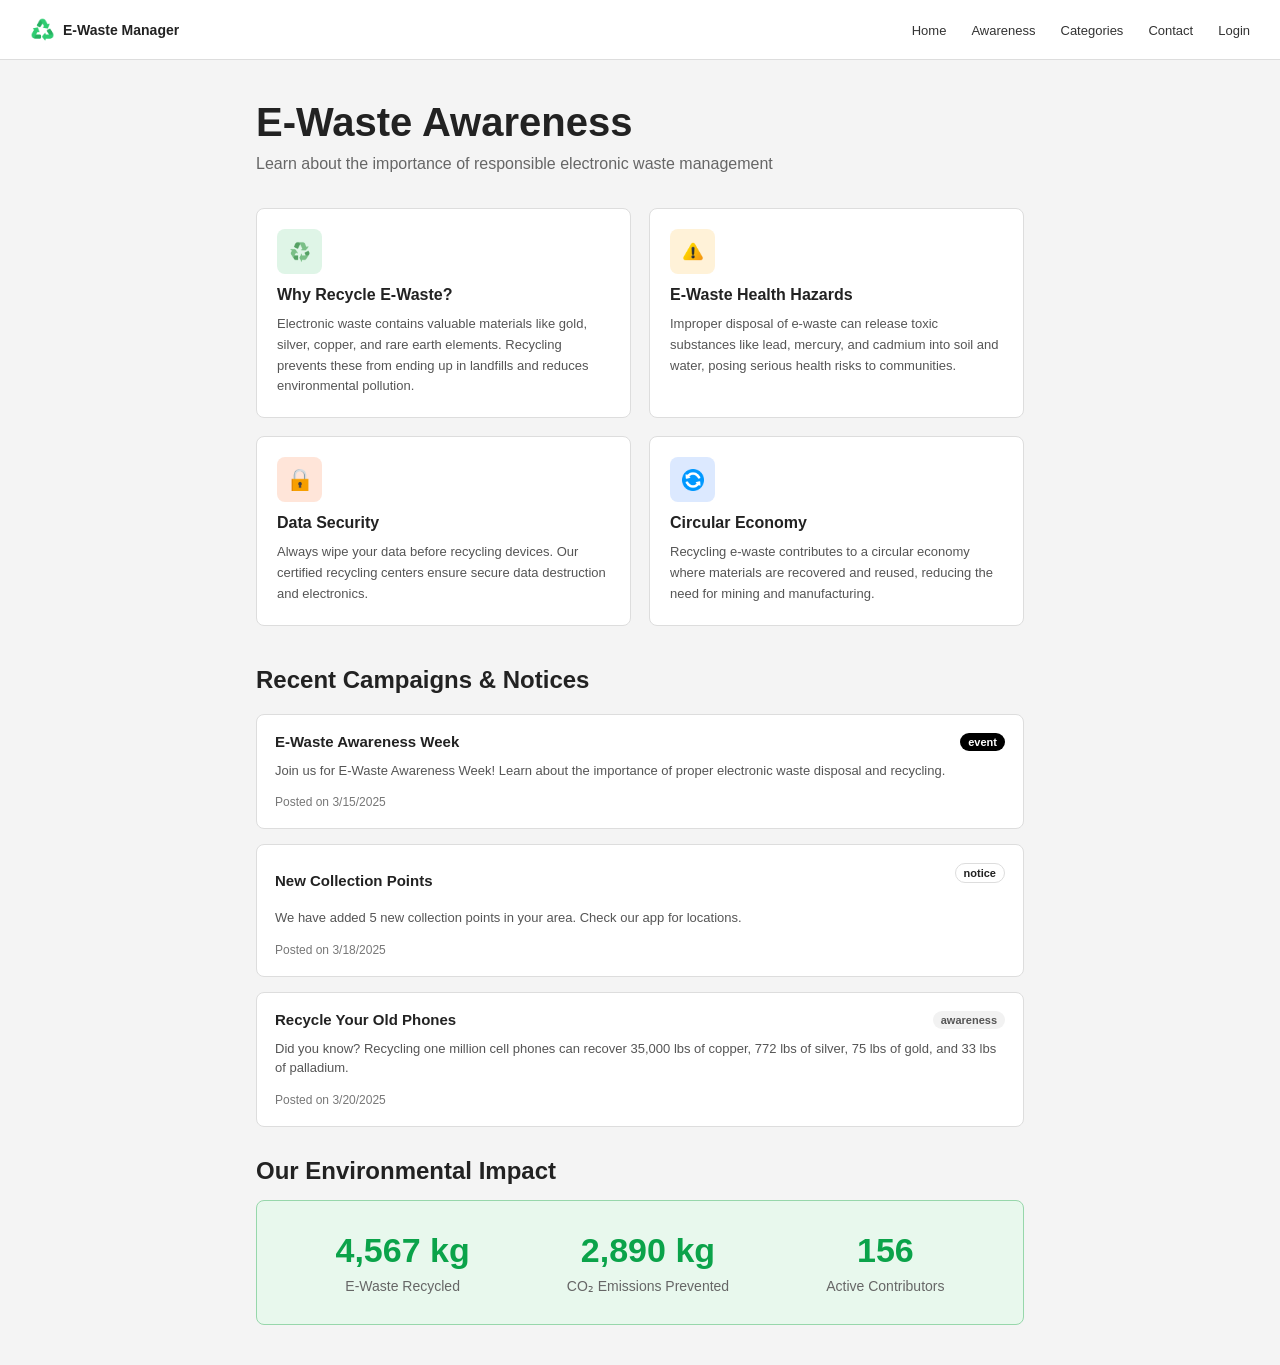
<file: index.html>
<!DOCTYPE html>
<html lang="en">
<head>
  <meta charset="UTF-8" />
  <meta name="viewport" content="width=device-width, initial-scale=1.0"/>
  <title>E-Waste Manager</title>

  
  <link rel="stylesheet"
    href="https://cdnjs.cloudflare.com/ajax/libs/font-awesome/6.5.1/css/all.min.css"/>

  <link rel="stylesheet" href="style.css"/>
</head>
<body>

  
  <header class="navbar">
    <div class="logo">
     <img src="logo.png" alt="Logo">
      <span>E-Waste Manager</span>
    </div>

    <nav>
      <ul class="nav-links">
        <li><a href="#">Home</a></li>
        <li><a href="#">Awareness</a></li>
        <li><a href="#">Categories</a></li>
        <li><a href="#">Contact</a></li>
        <li><a href="#">Login</a></li>
      </ul>
    </nav>
  </header>

 
  <main class="container">

    
    <section class="hero">
      <h1>E-Waste Awareness</h1>
      <p>
        Learn about the importance of responsible electronic waste management
      </p>
    </section>

    
    <section class="cards">

      <div class="card">
        <div class="icon recycle">
           <img src="recycle.png" alt="Recycle Icon">
        </div>

        <h3>Why Recycle E-Waste?</h3>

        <p>
          Electronic waste contains valuable materials like gold,
          silver, copper, and rare earth elements. Recycling
          prevents these from ending up in landfills and reduces
          environmental pollution.
        </p>
      </div>

      <div class="card">
        <div class="icon warning">
           <img src="warning.png" alt="Warning Icon">
        </div>

        <h3>E-Waste Health Hazards</h3>

        <p>
          Improper disposal of e-waste can release toxic
          substances like lead, mercury, and cadmium into soil
          and water, posing serious health risks to communities.
        </p>
      </div>

      <div class="card">
        <div class="icon lock">
           <img src="lock.png" alt="Lock Icon">
        </div>

        <h3>Data Security</h3>

        <p>
          Always wipe your data before recycling devices. Our
          certified recycling centers ensure secure data
          destruction and electronics.
        </p>
      </div>

      <div class="card">
        <div class="icon economy">
            <img src="refresh.png" alt="Economy Icon">
        </div>

        <h3>Circular Economy</h3>

        <p>
          Recycling e-waste contributes to a circular economy
          where materials are recovered and reused, reducing
          the need for mining and manufacturing.
        </p>
      </div>

    </section>

   
    <section class="campaigns">

      <h2>Recent Campaigns & Notices</h2>

      <div class="notice">
        <div class="notice-top">
          <h4>E-Waste Awareness Week</h4>
          <span class="tag event">event</span>
        </div>

        <p>
          Join us for E-Waste Awareness Week! Learn about the importance of proper electronic waste disposal and recycling.
        </p>

        <small>Posted on 3/15/2025</small>
      </div>

      <div class="notice">
        <div class="notice-top">
          <h4>New Collection Points</h4>
          <span class="tag notice">notice</span>
        </div>

        <p>
          We have added 5 new collection points in your area. Check our app for locations.
        </p>

        <small>Posted on 3/18/2025</small>
      </div>

      <div class="notice">
        <div class="notice-top">
          <h4>Recycle Your Old Phones</h4>
          <span class="tag awareness">awareness</span>
        </div>

        <p>
          Did you know? Recycling one million cell phones can recover 35,000 lbs of copper, 772 lbs of silver, 75 lbs of gold, and 33 lbs of palladium.
        </p>

        <small>Posted on 3/20/2025</small>
      </div>

    </section>

  
    <section class="impact">

      <h2>Our Environmental Impact</h2>

      <div class="impact-box">

        <div class="impact-item">
          <h3>4,567 kg</h3>
          <p>E-Waste Recycled</p>
        </div>

        <div class="impact-item">
          <h3>2,890 kg</h3>
          <p>CO₂ Emissions Prevented</p>
        </div>

        <div class="impact-item">
          <h3>156</h3>
          <p>Active Contributors</p>
        </div>

      </div>

    </section>

  </main>

</body>
</html>
</file>
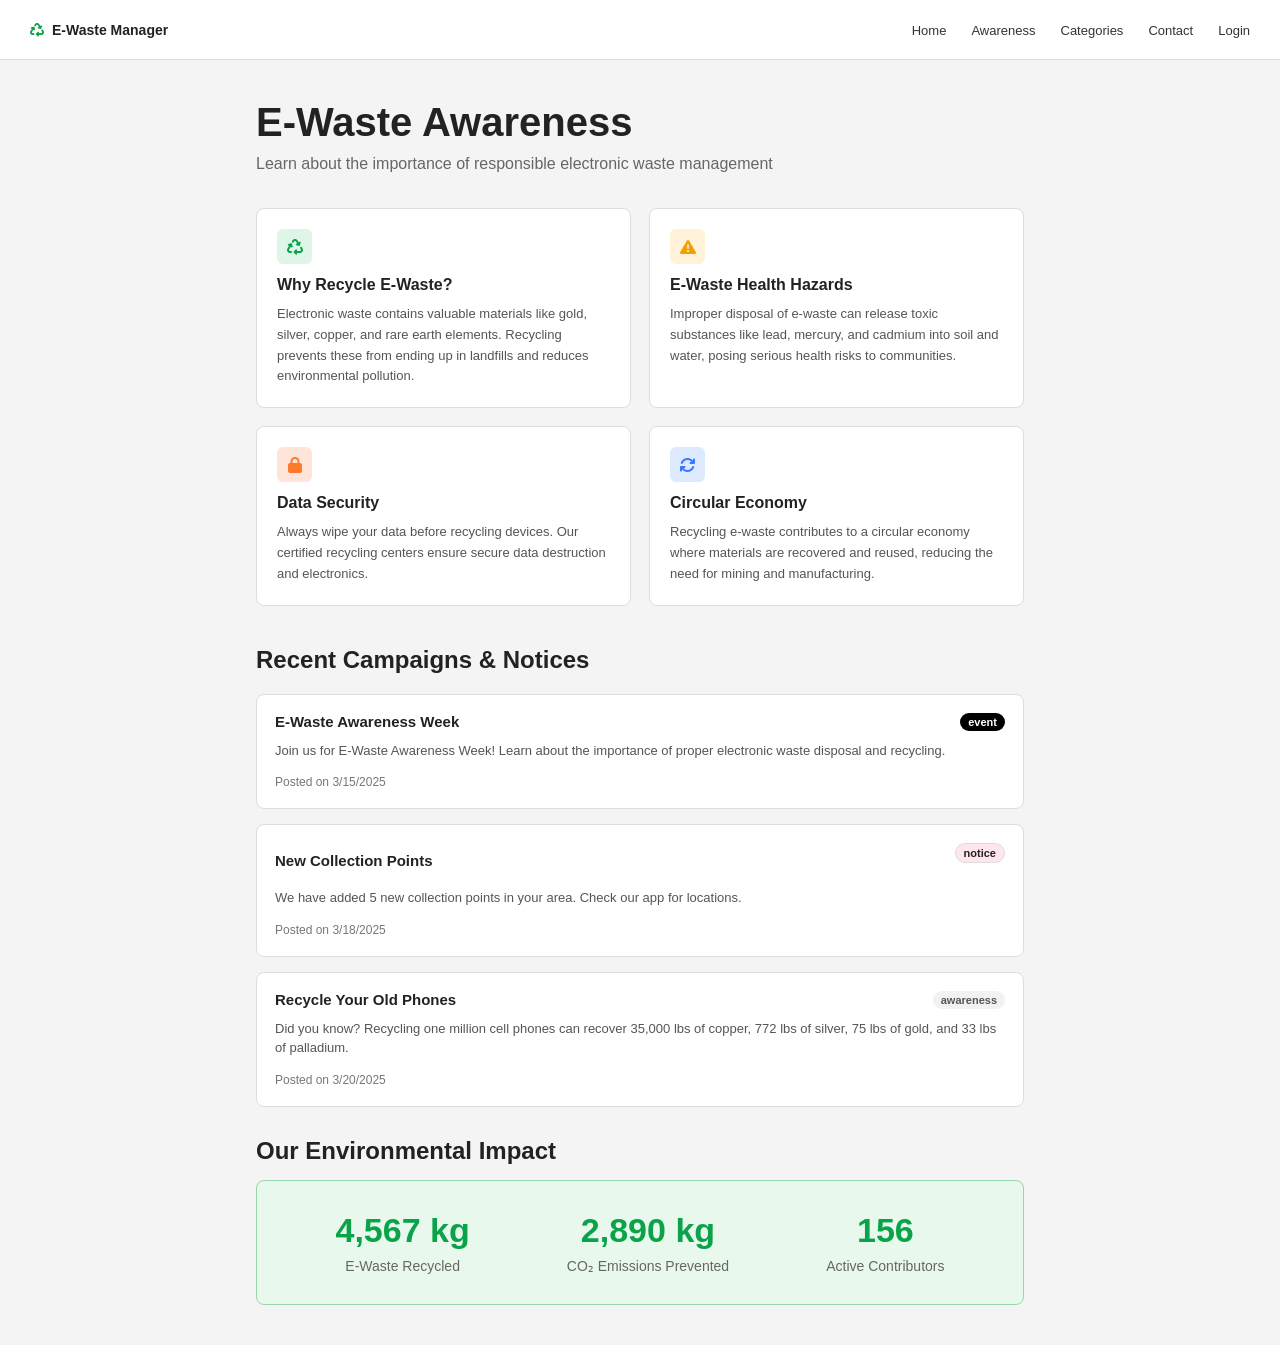
<file: awarness.html>
<!DOCTYPE html>
<html lang="en">
<head>
  <meta charset="UTF-8" />
  <meta name="viewport" content="width=device-width, initial-scale=1.0"/>
  <title>E-Waste Manager</title>

  
  <link rel="stylesheet"
    href="https://cdnjs.cloudflare.com/ajax/libs/font-awesome/6.5.1/css/all.min.css"/>

  <link rel="stylesheet" href="awarness.css"/>
</head>
<body>

  
  <header class="navbar">
    <div class="logo">
      <i class="fa-solid fa-recycle"></i>
      <span>E-Waste Manager</span>
    </div>

    <nav>
      <ul class="nav-links">
        <li><a href="#">Home</a></li>
        <li><a href="#">Awareness</a></li>
        <li><a href="#">Categories</a></li>
        <li><a href="#">Contact</a></li>
        <li><a href="#">Login</a></li>
      </ul>
    </nav>
  </header>

 
  <main class="container">

    
    <section class="hero">
      <h1>E-Waste Awareness</h1>
      <p>
        Learn about the importance of responsible electronic waste management
      </p>
    </section>

    
    <section class="cards">

      <div class="card">
        <div class="icon recycle">
          <i class="fa-solid fa-recycle"></i>
        </div>

        <h3>Why Recycle E-Waste?</h3>

        <p>
          Electronic waste contains valuable materials like gold,
          silver, copper, and rare earth elements. Recycling
          prevents these from ending up in landfills and reduces
          environmental pollution.
        </p>
      </div>

      <div class="card">
        <div class="icon warning">
          <i class="fa-solid fa-triangle-exclamation"></i>
        </div>

        <h3>E-Waste Health Hazards</h3>

        <p>
          Improper disposal of e-waste can release toxic
          substances like lead, mercury, and cadmium into soil
          and water, posing serious health risks to communities.
        </p>
      </div>

      <div class="card">
        <div class="icon lock">
          <i class="fa-solid fa-lock"></i>
        </div>

        <h3>Data Security</h3>

        <p>
          Always wipe your data before recycling devices. Our
          certified recycling centers ensure secure data
          destruction and electronics.
        </p>
      </div>

      <div class="card">
        <div class="icon economy">
          <i class="fa-solid fa-arrows-rotate"></i>
        </div>

        <h3>Circular Economy</h3>

        <p>
          Recycling e-waste contributes to a circular economy
          where materials are recovered and reused, reducing
          the need for mining and manufacturing.
        </p>
      </div>

    </section>

   
    <section class="campaigns">

      <h2>Recent Campaigns & Notices</h2>

      <div class="notice">
        <div class="notice-top">
          <h4>E-Waste Awareness Week</h4>
          <span class="tag event">event</span>
        </div>

        <p>
          Join us for E-Waste Awareness Week! Learn about the importance of proper electronic waste disposal and recycling.
        </p>

        <small>Posted on 3/15/2025</small>
      </div>

      <div class="notice">
        <div class="notice-top">
          <h4>New Collection Points</h4>
          <span class="tag notice">notice</span>
        </div>

        <p>
          We have added 5 new collection points in your area. Check our app for locations.
        </p>

        <small>Posted on 3/18/2025</small>
      </div>

      <div class="notice">
        <div class="notice-top">
          <h4>Recycle Your Old Phones</h4>
          <span class="tag awareness">awareness</span>
        </div>

        <p>
          Did you know? Recycling one million cell phones can recover 35,000 lbs of copper, 772 lbs of silver, 75 lbs of gold, and 33 lbs of palladium.
        </p>

        <small>Posted on 3/20/2025</small>
      </div>

    </section>

  
    <section class="impact">

      <h2>Our Environmental Impact</h2>

      <div class="impact-box">

        <div class="impact-item">
          <h3>4,567 kg</h3>
          <p>E-Waste Recycled</p>
        </div>

        <div class="impact-item">
          <h3>2,890 kg</h3>
          <p>CO₂ Emissions Prevented</p>
        </div>

        <div class="impact-item">
          <h3>156</h3>
          <p>Active Contributors</p>
        </div>

      </div>

    </section>

  </main>

</body>
</html>
</file>
<file: style.css>
*{
    margin:0;
    padding:0;
    box-sizing:border-box;
    font-family: Arial, Helvetica, sans-serif;
}

body{
    background:#f4f4f4;
    color:#222;
}





.navbar{
    width:100%;
    height:60px;
    background:white;
    border-bottom:1px solid #ddd;

    display:flex;
    justify-content:space-between;
    align-items:center;

    padding:0 30px;
}

.logo{
    display:flex;
    align-items:center;
    gap:8px;

    font-weight:bold;
    font-size:14px;
}



.logo img{
    width:25px;
    height:25px;
    object-fit:contain;
}

.nav-links{
    display:flex;
    list-style:none;
    gap:25px;
}

.nav-links a{
    text-decoration:none;
    color:#333;
    font-size:13px;
    transition:0.3s;
}



.nav-links a:hover{
    color:#0ba34a;
}



.container{
    width:60%;
    margin:40px auto;
}





.hero h1{
    font-size:40px;
    margin-bottom:10px;
}

.hero p{
    color:#666;
    margin-bottom:35px;
}





.cards{
    display:grid;
    grid-template-columns:1fr 1fr;
    gap:18px;
    margin-bottom:40px;
}

.card{
    background:white;
    border:1px solid #ddd;
    border-radius:8px;
    padding:20px;
}

.icon{
    width:45px;
    height:45px;

    border-radius:8px;

    display:flex;
    align-items:center;
    justify-content:center;

    margin-bottom:12px;
}



.icon img{
    width:22px;
    height:22px;
    object-fit:contain;
}





.recycle{
    background:#dff5e7;
}

.warning{
    background:#fff2d8;
}

.lock{
    background:#ffe5d9;
}

.economy{
    background:#dce9ff;
}





.card h3{
    font-size:16px;
    margin-bottom:10px;
}

.card p{
    font-size:13px;
    line-height:1.6;
    color:#555;
}





.campaigns h2{
    margin-bottom:20px;
}

.notice{
    background:white;
    border:1px solid #ddd;
    border-radius:8px;

    padding:18px;
    margin-bottom:15px;
}

.notice-top{
    display:flex;
    justify-content:space-between;
    align-items:center;

    margin-bottom:10px;
}

.notice h4{
    font-size:15px;
}

.notice p{
    font-size:13px;
    color:#555;
    line-height:1.5;

    margin-bottom:12px;
}

.notice small{
    color:#777;
    font-size:12px;
}





.tag{
    padding:3px 8px;
    border-radius:20px;
    font-size:11px;
    font-weight:bold;
}

.event{
    background:#000;
    color:white;
}

.notice-tag{
    background:#ffe5ec;
    color:#ff4081;
}

.awareness{
    background:#f2f2f2;
    color:#555;
}





.impact{
    margin-top:30px;
}

.impact h2{
    margin-bottom:15px;
}

.impact-box{
    background:#e8f8ed;
    border:1px solid #97d7ab;

    border-radius:8px;

    padding:30px;

    display:flex;
    justify-content:space-around;
    align-items:center;
}

.impact-item{
    text-align:center;
}

.impact-item h3{
    color:#0ba34a;
    font-size:34px;
    margin-bottom:8px;
}

.impact-item p{
    color:#666;
    font-size:14px;
}
</file>
<file: awarness.css>
*{
    margin:0;
    padding:0;
    box-sizing:border-box;
    font-family: Arial, Helvetica, sans-serif;
}

body{
    background:#f4f4f4;
    color:#222;
}



.navbar{
    width:100%;
    height:60px;
    background:white;
    border-bottom:1px solid #ddd;

    display:flex;
    justify-content:space-between;
    align-items:center;

    padding:0 30px;
}

.logo{
    display:flex;
    align-items:center;
    gap:8px;

    font-weight:bold;
    font-size:14px;
}

.logo i{
    color:#0ba34a;
}

.nav-links{
    display:flex;
    list-style:none;
    gap:25px;
}

.nav-links a{
    text-decoration:none;
    color:#333;
    font-size:13px;
    transition:0.3s;
}



.nav-links a:hover{
    color:#0ba34a;
}



.container{
    width:60%;
    margin:40px auto;
}



.hero h1{
    font-size:40px;
    margin-bottom:10px;
}

.hero p{
    color:#666;
    margin-bottom:35px;
}



.cards{
    display:grid;
    grid-template-columns:1fr 1fr;
    gap:18px;
    margin-bottom:40px;
}

.card{
    background:white;
    border:1px solid #ddd;
    border-radius:8px;
    padding:20px;
}

.icon{
    width:35px;
    height:35px;

    border-radius:6px;

    display:flex;
    align-items:center;
    justify-content:center;

    margin-bottom:12px;
}

.recycle{
    background:#dff5e7;
    color:#0ba34a;
}

.warning{
    background:#fff2d8;
    color:#f0a000;
}

.lock{
    background:#ffe5d9;
    color:#ff7b2c;
}

.economy{
    background:#dce9ff;
    color:#3578ff;
}

.card h3{
    font-size:16px;
    margin-bottom:10px;
}

.card p{
    font-size:13px;
    line-height:1.6;
    color:#555;
}



.campaigns h2{
    margin-bottom:20px;
}

.notice{
    background:white;
    border:1px solid #ddd;
    border-radius:8px;

    padding:18px;
    margin-bottom:15px;
}

.notice-top{
    display:flex;
    justify-content:space-between;
    align-items:center;

    margin-bottom:10px;
}

.notice h4{
    font-size:15px;
}

.notice p{
    font-size:13px;
    color:#555;
    line-height:1.5;

    margin-bottom:12px;
}

.notice small{
    color:#777;
    font-size:12px;
}



.tag{
    padding:3px 8px;
    border-radius:20px;
    font-size:11px;
    font-weight:bold;
}

.event{
    background:#000;
    color:white;
}

.notice .notice{
    background:#ffe5ec;
}

.awareness{
    background:#f2f2f2;
    color:#555;
}



.impact{
    margin-top:30px;
}

.impact h2{
    margin-bottom:15px;
}

.impact-box{
    background:#e8f8ed;
    border:1px solid #97d7ab;

    border-radius:8px;

    padding:30px;

    display:flex;
    justify-content:space-around;
    align-items:center;
}

.impact-item{
    text-align:center;
}

.impact-item h3{
    color:#0ba34a;
    font-size:34px;
    margin-bottom:8px;
}

.impact-item p{
    color:#666;
    font-size:14px;
}
</file>
